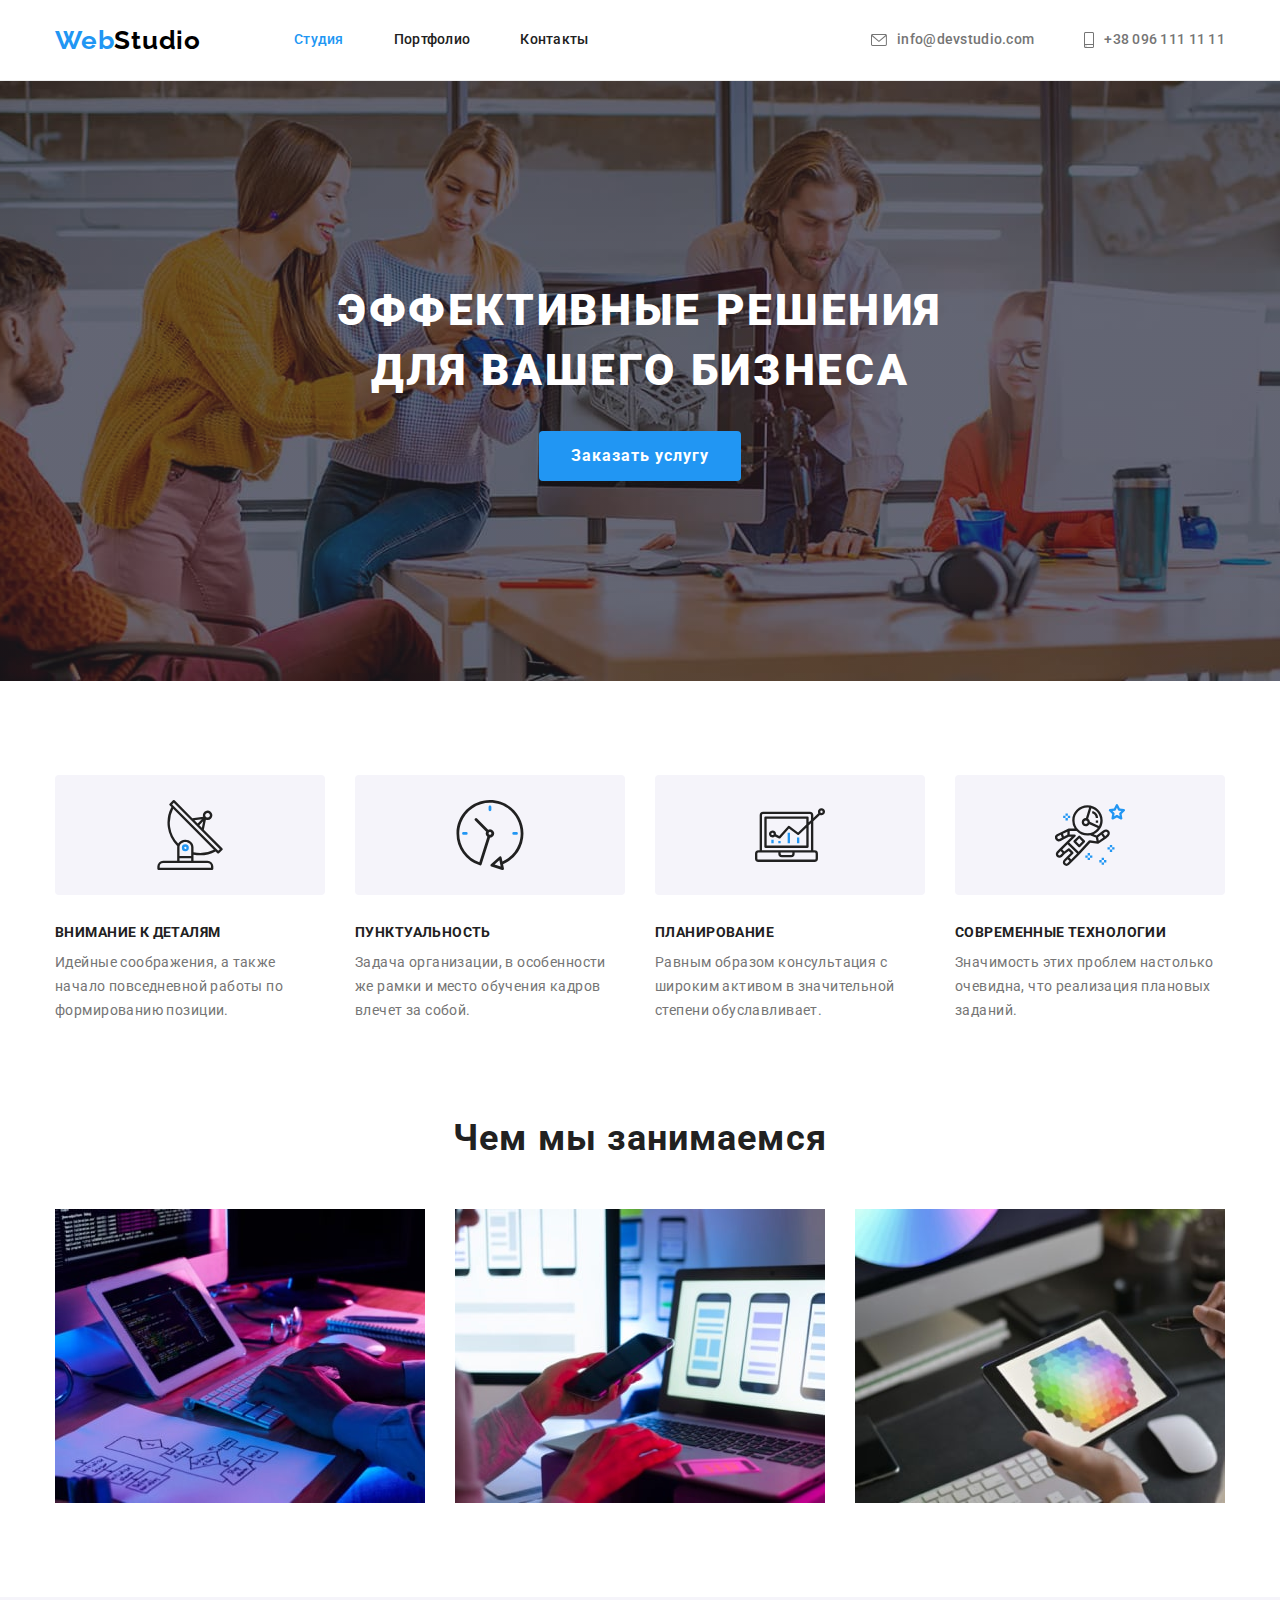
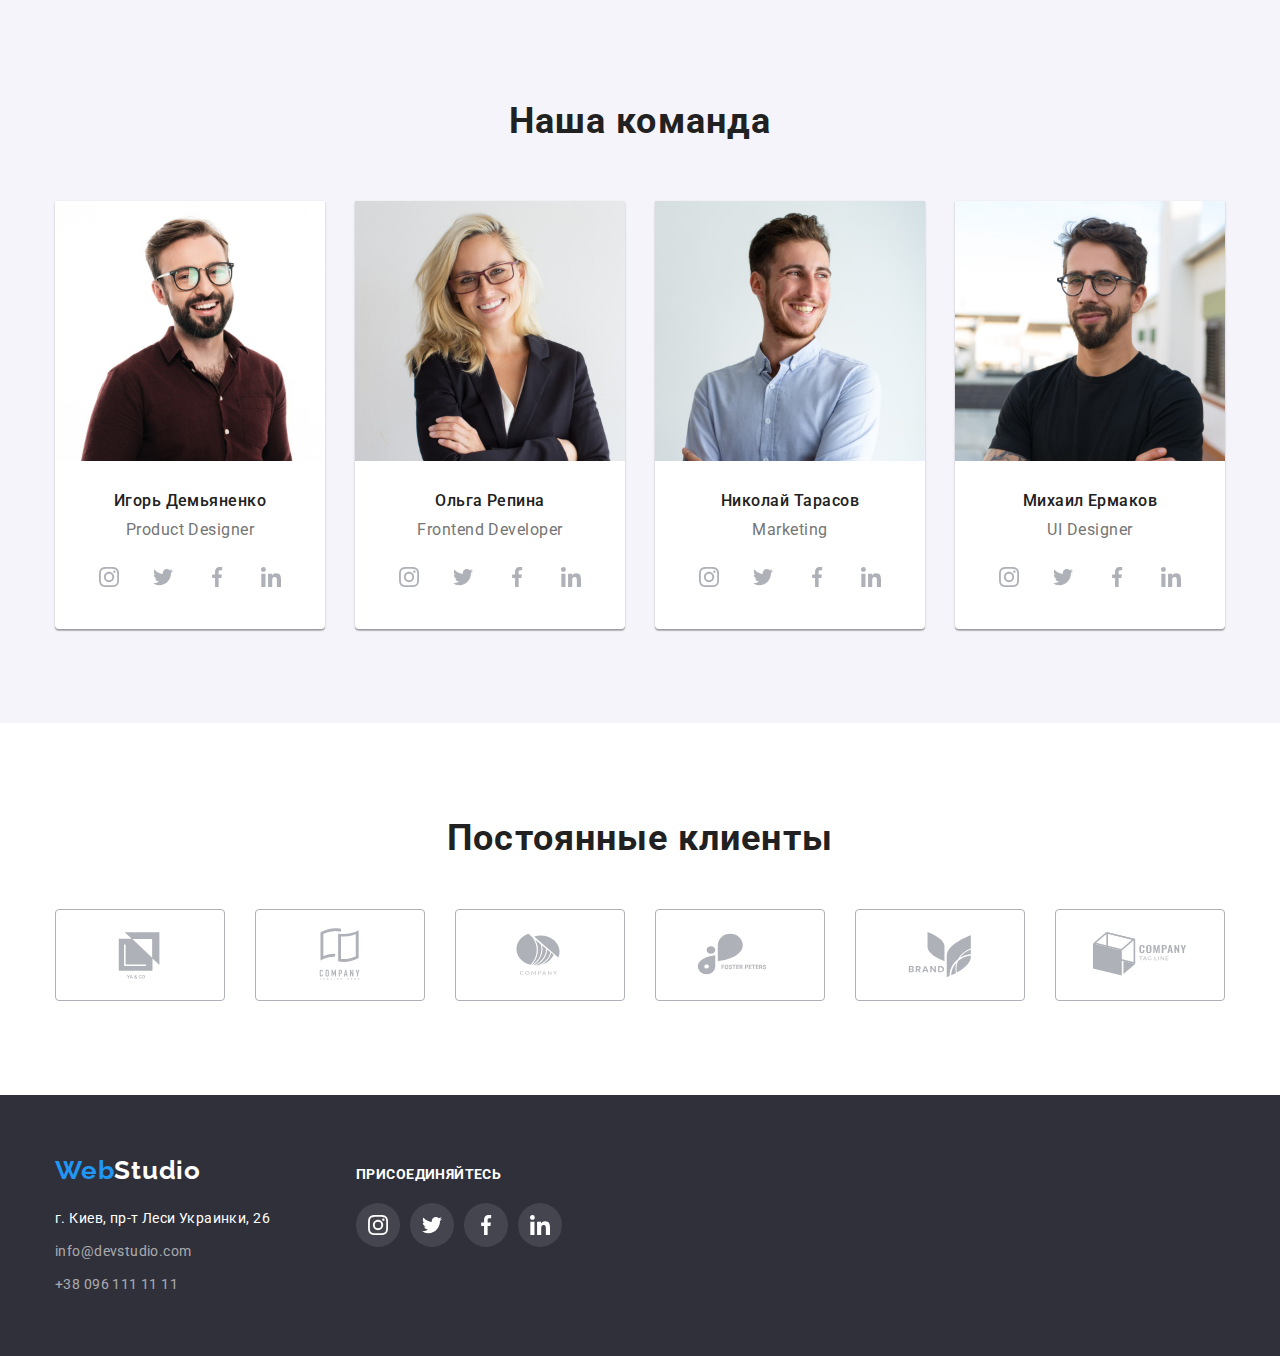
<file: index.html>
<!DOCTYPE html>
<html lang="ru">

<head>
    <meta charset="UTF-8">
    <meta http-equiv="X-UA-Compatible" content="IE=edge">
    <meta name="viewport" content="width=device-width, initial-scale=1.0">
    <title>Document</title>
    <link rel="preconnect" href="https://fonts.googleapis.com">
    <link rel="preconnect" href="https://fonts.gstatic.com" crossorigin>
    <link
        href="https://fonts.googleapis.com/css2?family=Raleway:wght@700&family=Roboto:wght@400;500;700;900&display=swap"
        rel="stylesheet">

    <link rel="stylesheet" href="https://cdn.jsdelivr.net/npm/modern-normalize@1.1.0/modern-normalize.css">
    <link rel="stylesheet" href="./css/styles.css">
</head>

<body>
    <!-- HEADER -->
    <header class="page-header">
        <!-- NAVIGATION -->
        <div class="container main-nav">
            <nav class="nav">
                <a class="logo" href="/"><span class="logo-accent-color">Web</span>Studio</a>
                <ul class="menu">
                    <li class="item"><a class="link current " href="./index.html">Студия</a></li>
                    <li class="item"><a class="link" href="./portfolio.html" target="_self">Портфолио</a></li>
                    <li class="item"><a class="link" href="">Контакты</a></li>
                </ul>
            </nav>
            <ul class="contact-menu">
                <li class="item">
                    <a class="contact" href="mailto:info@devstudio.com">
                        <svg class="contact-icon" height="12" width="16">
                            <use href="./images/icon.svg#icon-envelope"></use>
                        </svg>
                        info@devstudio.com
                    </a>
                </li>
                <li class="item">
                    <a class="contact" href="tel:+380961111111">
                        <svg class="contact-icon" height="16" width="10">
                            <use href="./images/icon.svg#icon-smartphone"></use>
                        </svg>
                        +38 096 111 11 11
                    </a>
                </li>
            </ul>
        </div>
    </header>
    <!-- HERO -->
    <main>
        <section class="hero">
            <div class="container">
                <h1 class="hero-title">эффективные решения <br> для вашего бизнеса</h1>
                <button class="modal-btn button" type="button">Заказать услугу</button>
            </div>
        </section>
        <!-- OUR BENEFITS -->
        <section class="section">
            <div class="container">
                <h2 class="hiden-title">Наши преимущества</h2>
                <ul class="benefits-list">
                    <li class="benefits-item">
                        <div class="benefits">
                            <svg class="benefites-icon" wight="70" height="70">
                                <use href="./images/icon.svg#icon-antenna">_</use>
                            </svg>
                        </div>
                        <h3 class="benefits-title">Внимание к деталям</h3>
                        <p class="benefits-text">Идейные соображения, а также начало повседневной работы по
                            формированию
                            позиции.</p>
                    </li>
                    <li class="benefits-item">
                        <div class="benefits">
                            <svg class="benefites-icon" wight="70" height="70">
                                <use href="./images/icon.svg#icon-clock">_</use>
                            </svg>
                        </div>
                        <h3 class="benefits-title">Пунктуальность</h3>
                        <p class="benefits-text">Задача организации, в особенности же рамки и место обучения кадров
                            влечет
                            за собой.</p>
                    </li>
                    <li class="benefits-item">
                        <div class="benefits">
                            <svg class="benefites-icon" wight="70" height="70">
                                <use href="./images/icon.svg#icon-diagram">_</use>
                            </svg>
                        </div>
                        <h3 class="benefits-title">Планирование</h3>
                        <p class="benefits-text">Равным образом консультация с широким активом в значительной степени
                            обуславливает.</p>
                    </li>
                    <li class="benefits-item">
                        <div class="benefits">
                            <svg class="benefites-icon" wight="70" height="70">
                                <use href="./images/icon.svg#icon-astronaut">_</use>
                            </svg>
                        </div>
                        <h3 class="benefits-title">Современные технологии</h3>
                        <p class="benefits-text">Значимость этих проблем настолько очевидна, что реализация плановых
                            заданий.</p>
                    </li>
                </ul>
            </div>
        </section>
        <!-- WHAT ARE WE DOING -->
        <section class="section doing">
            <div class="container">
                <h2 class="medium-title doing">Чем мы занимаемся</h2>
                <ul class="doing-list">
                    <li class="item">
                        <img src="./images/box1-min.jpg" alt="Создаем сайты с нуля" height="294" width="370">
                    </li>
                    <li class="item">
                        <img src="./images/box2-min.jpg" alt="Адаптируем сайты для мобильных устройств" height="294"
                            width="370">
                    </li>
                    <li class="item">
                        <img src=" ./images/box3-min.jpg" alt="Разрабатываем современный дизайн" height="294"
                            width="370">
                    </li>
                </ul>
            </div>
        </section>
        <!-- OUR_TEAM -->
        <section class="section team">
            <div class="container">
                <h2 class="medium-title team">Наша команда</h2>
                <ul class="team-list">
                    <li class="team-item">
                        <img class="team-img" src="./images/employees/employees1.jpg" alt="Игорь Демьяненко"
                            height="260" width="270">
                        <div class="team-card-info">
                            <h3 class="team-name">Игорь Демьяненко</h3>
                            <p class="team-text" lang="en">Product Designer</p>
                            <ul class="social-list list">
                                <li class="social-item">
                                    <a href="" class="social-link">
                                        <svg class="social-icon" width="20" height="20">
                                            <use href="./images/icon.svg#icon-instagram"></use>
                                        </svg>
                                    </a>
                                </li>
                                <li class="social-item">
                                    <a href="" class="social-link">
                                        <svg class="social-icon" width="20" height="20">
                                            <use href="./images/icon.svg#icon-twitter"></use>
                                        </svg>
                                    </a>
                                </li>
                                <li class="social-item">
                                    <a href="" class="social-link">
                                        <svg class="social-icon" width="20" height="20">
                                            <use href="./images/icon.svg#icon-facebook"></use>
                                        </svg>
                                    </a>
                                </li>
                                <li class="social-item">
                                    <a href="" class="social-link">
                                        <svg class="social-icon" width="20" height="20">
                                            <use href="./images/icon.svg#icon-linkedin"></use>
                                        </svg>
                                    </a>
                                </li>
                            </ul>
                        </div>
                    </li>
                    <li class="team-item">
                        <img class="team-img" src="./images/employees/employees2.jpg" alt="Ольга Репина" height="260"
                            width="270">
                        <div class="team-card-info">
                            <h3 class="team-name">Ольга Репина</h3>
                            <p class="team-text" lang="en">Frontend Developer</p>
                            <ul class="social-list list">
                                <li class="social-item">
                                    <a href="" class="social-link">
                                        <svg class="social-icon" width="20" height="20">
                                            <use href="./images/icon.svg#icon-instagram"></use>
                                        </svg>
                                    </a>
                                </li>
                                <li class="social-item">
                                    <a href="" class="social-link">
                                        <svg class="social-icon" width="20" height="20">
                                            <use href="./images/icon.svg#icon-twitter"></use>
                                        </svg>
                                    </a>
                                </li>
                                <li class="social-item">
                                    <a href="" class="social-link">
                                        <svg class="social-icon" width="20" height="20">
                                            <use href="./images/icon.svg#icon-facebook"></use>
                                        </svg>
                                    </a>
                                </li>
                                <li class="social-item">
                                    <a href="" class="social-link">
                                        <svg class="social-icon" width="20" height="20">
                                            <use href="./images/icon.svg#icon-linkedin"></use>
                                        </svg>
                                    </a>
                                </li>
                            </ul>
                        </div>
                    </li>
                    <li class="team-item">
                        <img class="team-img" src="./images/employees/employees3.jpg" alt="Николай Тарасов" height="260"
                            width="270">
                        <div class="team-card-info">
                            <h3 class="team-name">Николай Тарасов</h3>
                            <p class="team-text" lang="en">Marketing</p>
                            <ul class="social-list list">
                                <li class="social-item">
                                    <a href="" class="social-link">
                                        <svg class="social-icon" width="20" height="20">
                                            <use href="./images/icon.svg#icon-instagram"></use>
                                        </svg>
                                    </a>
                                </li>
                                <li class="social-item">
                                    <a href="" class="social-link">
                                        <svg class="social-icon" width="20" height="20">
                                            <use href="./images/icon.svg#icon-twitter"></use>
                                        </svg>
                                    </a>
                                </li>
                                <li class="social-item">
                                    <a href="" class="social-link">
                                        <svg class="social-icon" width="20" height="20">
                                            <use href="./images/icon.svg#icon-facebook"></use>
                                        </svg>
                                    </a>
                                </li>
                                <li class="social-item">
                                    <a href="" class="social-link">
                                        <svg class="social-icon" width="20" height="20">
                                            <use href="./images/icon.svg#icon-linkedin"></use>
                                        </svg>
                                    </a>
                                </li>
                            </ul>
                        </div>
                    </li>
                    <li class="team-item">
                        <img class="team-img" src="./images/employees/employees4.jpg" alt="Михаил Ермаков" height="260"
                            width="270">
                        <div class="team-card-info">
                            <h3 class="team-name">Михаил Ермаков</h3>
                            <p class="team-text" lang="en">UI Designer</p>
                            <ul class="social-list list">
                                <li class="social-item">
                                    <a href="" class="social-link">
                                        <svg class="social-icon" width="20" height="20">
                                            <use href="./images/icon.svg#icon-instagram"></use>
                                        </svg>
                                    </a>
                                </li>
                                <li class="social-item">
                                    <a href="" class="social-link">
                                        <svg class="social-icon" width="20" height="20">
                                            <use href="./images/icon.svg#icon-twitter"></use>
                                        </svg>
                                    </a>
                                </li>
                                <li class="social-item">
                                    <a href="" class="social-link">
                                        <svg class="social-icon" width="20" height="20">
                                            <use href="./images/icon.svg#icon-facebook"></use>
                                        </svg>
                                    </a>
                                </li>
                                <li class="social-item">
                                    <a href="" class="social-link">
                                        <svg class="social-icon" width="20" height="20">
                                            <use href="./images/icon.svg#icon-linkedin"></use>
                                        </svg>
                                    </a>
                                </li>
                            </ul>
                        </div>
                    </li>

                </ul>
            </div>
        </section>
        <section class="section">
            <div class="container">
                <h2 class="client-title client">Постоянные клиенты</h2>
                <ul class="client-list list">
                    <li class="client-item">
                        <a href="" class="client-link">
                            <svg class="client-icon" width="106" height="60">
                                <use href="./images/icon.svg#icon-logo"></use>
                            </svg>
                        </a>
                    </li>
                    <li class="client-item">
                        <a href="" class="client-link">
                            <svg class="client-icon" width="106" height="60">
                                <use href="./images/icon.svg#icon-logo-1"></use>
                            </svg>
                        </a>
                    </li>
                    <li class="client-item">
                        <a href="" class="client-link">
                            <svg class="client-icon" width="106" height="60">
                                <use href="./images/icon.svg#icon-logo-2"></use>
                            </svg>
                        </a>
                    </li>
                    <li class="client-item">
                        <a href="" class="client-link">
                            <svg class="client-icon" width="106" height="60">
                                <use href="./images/icon.svg#icon-logo-3"></use>
                            </svg>
                        </a>
                    </li>
                    <li class="client-item">
                        <a href="" class="client-link">
                            <svg class="client-icon" width="106" height="60">
                                <use href="./images/icon.svg#icon-logo-4"></use>
                            </svg>
                        </a>
                    </li>
                    <li class="client-item">
                        <a href="" class="client-link">
                            <svg class="client-icon" width="106" height="60">
                                <use href="./images/icon.svg#icon-logo-5"></use>
                            </svg>
                        </a>
                    </li>
                </ul>
            </div>
        </section>
    </main>
    <!-- FOTTER -->
    <footer class="footer">
        <div class="container footer-container">
            <div class="address-container">
                <a class="logo " href="/"><span class="logo-accent-color">Web</span>Studio</a>
                <address class="address">
                    <ul>
                        <li class="address-item">
                            <a class="address-map " href="https://goo.gl/maps/aTcCXjE4qX92qrxGA">г.
                                Киев, пр-т Леси Украинки, 26
                            </a>
                        </li>
                        <li class="address-item">
                            <a class="address " href="mailto:info@devstudio.com">info@devstudio.com</a>
                        </li>
                        <li class="address-item">
                            <a class="address " href="tel:+380961111111">+38 096 111 11 11</a>
                        </li>
                    </ul>
                </address>
            </div>
            <div class="footter-social">
                <p class="footter-social-text">присоединяйтесь</p>
                <ul class="social-list list">
                    <li class="social-item">
                        <a href="" class="social-link footter-link">
                            <svg class="social-icon" width="20" height="20">
                                <use href="./images/icon.svg#icon-instagram"></use>
                            </svg>
                        </a>
                    </li>
                    <li class="social-item">
                        <a href="" class="social-link footter-link">
                            <svg class="social-icon" width="20" height="20">
                                <use href="./images/icon.svg#icon-twitter"></use>
                            </svg>
                        </a>
                    </li>
                    <li class="social-item">
                        <a href="" class="social-link footter-link">
                            <svg class="social-icon" width="20" height="20">
                                <use href="./images/icon.svg#icon-facebook"></use>
                            </svg>
                        </a>
                    </li>
                    <li class="social-item">
                        <a href="" class="social-link footter-link">
                            <svg class="social-icon" width="20" height="20">
                                <use href="./images/icon.svg#icon-linkedin"></use>
                            </svg>
                        </a>
                    </li>
                </ul>
            </div>
        </div>
    </footer>
</body>

</html>
</file>
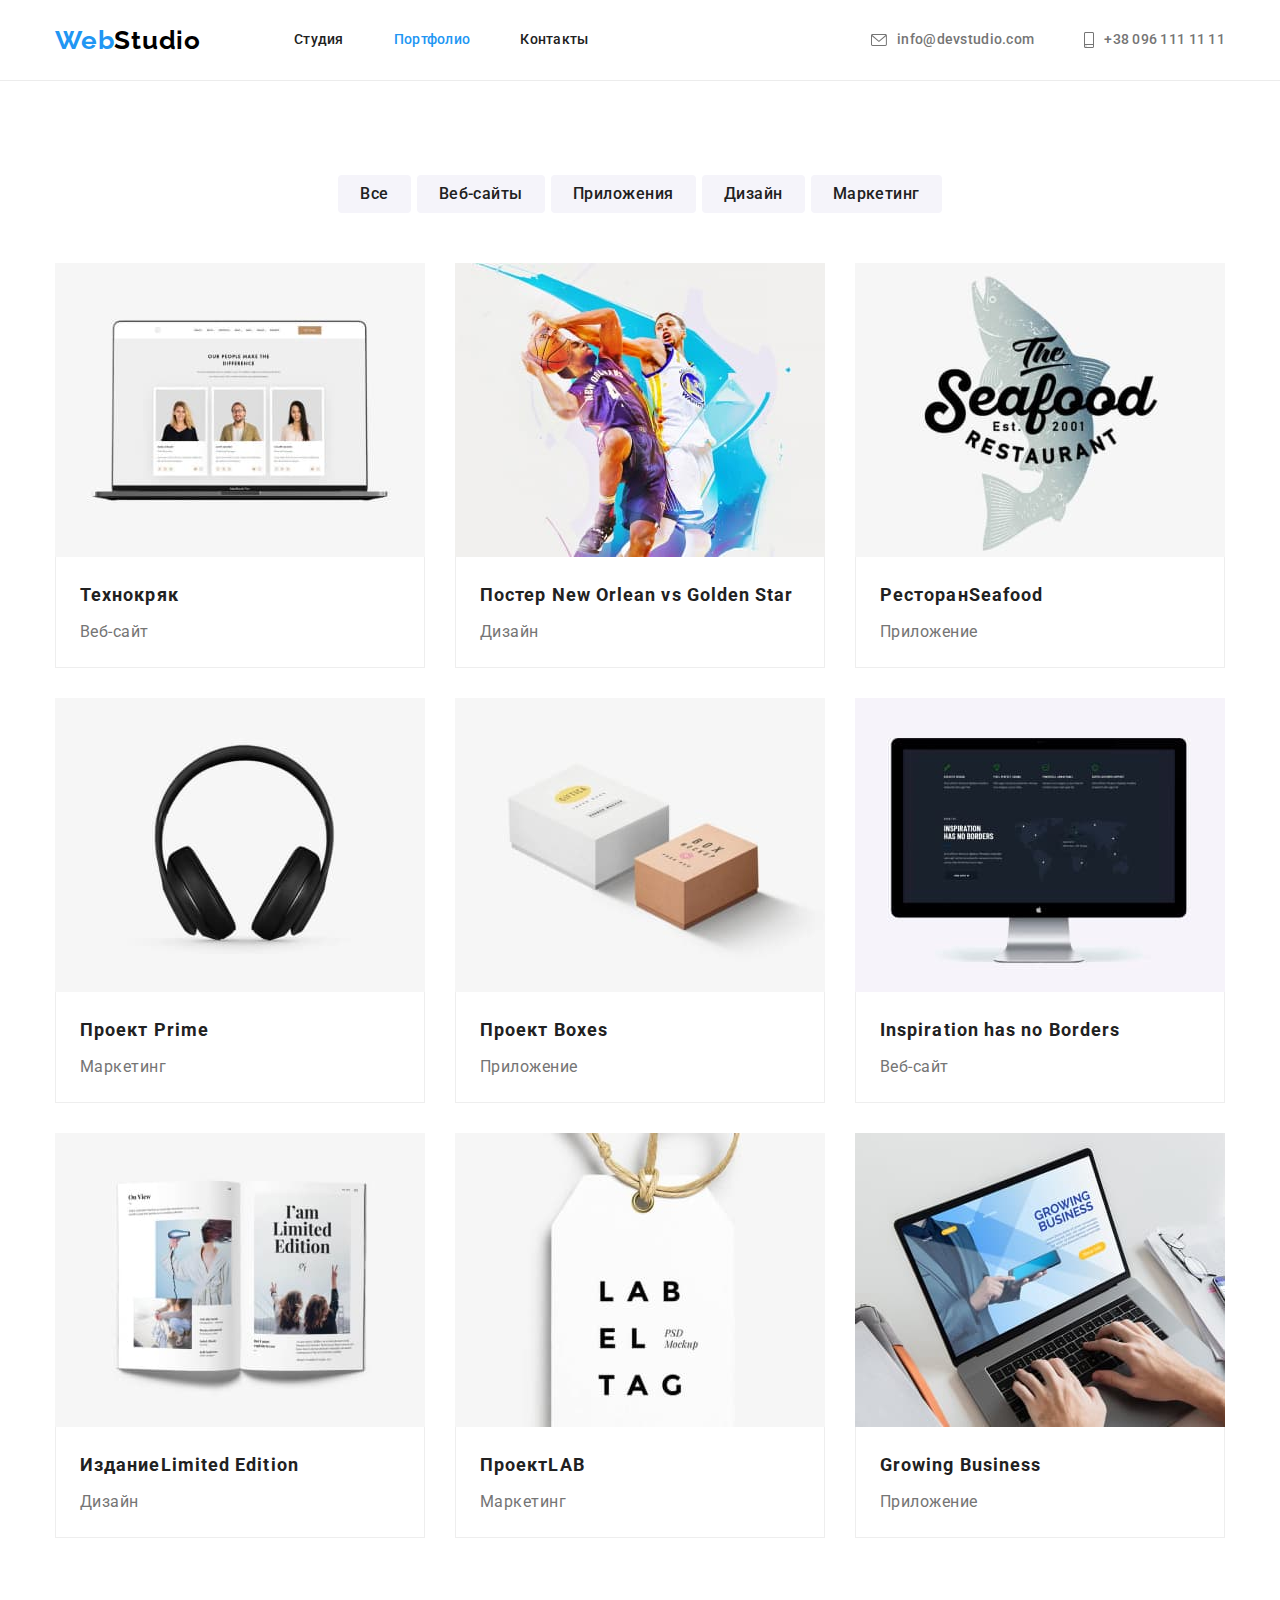
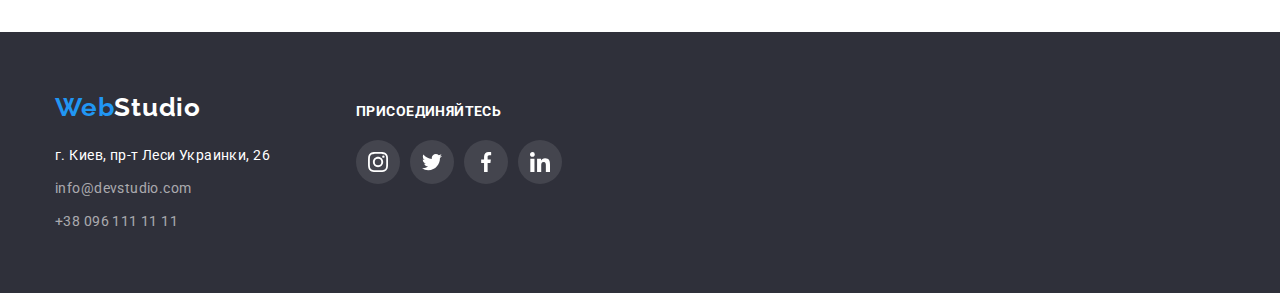
<file: portfolio.html>
<!DOCTYPE html>
<html lang="ru">

<head>
    <meta charset="UTF-8">
    <meta http-equiv="X-UA-Compatible" content="IE=edge">
    <meta name="viewport" content="width=device-width, initial-scale=1.0">
    <title>Document</title>
    <link rel="preconnect" href="https://fonts.googleapis.com">
    <link rel="preconnect" href="https://fonts.gstatic.com" crossorigin>
    <link
        href="https://fonts.googleapis.com/css2?family=Raleway:wght@700&family=Roboto:wght@400;500;700;900&display=swap"
        rel="stylesheet">
    <link rel="stylesheet" href="https://cdn.jsdelivr.net/npm/modern-normalize@1.1.0/modern-normalize.css">
    <link rel="stylesheet" href="./css/styles.css">
</head>

<body>
    <!-- HEADER -->
    <header class="page-header">
        <!-- NAVIGATION -->
        <div class="container main-nav">
            <nav class="nav">
                <a class="logo" href="/"><span class="logo-accent-color">Web</span>Studio</a>
                <ul class="menu">
                    <li class="item"><a class="link" href="./index.html">Студия</a></li>
                    <li class="item"><a class="link current" href="./portfolio.html" target="_self">Портфолио</a></li>
                    <li class="item"><a class="link" href="">Контакты</a></li>
                </ul>
            </nav>
            <ul class="contact-menu">
                <li class="item">
                    <a class="contact" href="mailto:info@devstudio.com">
                        <svg class="contact-icon" height="12px" width="16px">
                            <use href="./images/icon.svg#icon-envelope"></use>
                        </svg>
                        info@devstudio.com
                    </a>
                </li>
                <li class="item">
                    <a class="contact" href="tel:+380961111111">
                        <svg class="contact-icon" height="16px" width="10px">
                            <use href="./images/icon.svg#icon-smartphone"></use>
                        </svg>
                        +38 096 111 11 11
                    </a>
                </li>
            </ul>
        </div>
    </header>
    <main>
        <!-- PORTFOLIO -->
        <!-- FILTER -->
        <section class="section">
            <div class="container">
                <h1 class="hiden-title">Портфолио</h1>
                <ul class="filter-list">
                    <li class="btn-item"><button class="filter-btn" type="button">Все</button></li>
                    <li class="btn-item"><button class="filter-btn" type="button">Веб-сайты</button></li>
                    <li class="btn-item"><button class="filter-btn" type="button">Приложения</button></li>
                    <li class="btn-item"><button class="filter-btn" type="button">Дизайн</button></li>
                    <li class="btn-item"><button class="filter-btn" type="button">Маркетинг</button></li>
                </ul>
                <ul class="portfolio-list">
                    <li class="portfolio-item">
                        <a href="" class="portfolio-item-link">
                            <img class="img" src="./images/portfolio/portfolio-1.jpg" alt="Пример сайта" height="294"
                                width="370">
                            <div class="portfolio-item-info">
                                <h2 class="portfolio-title">Технокряк</h2>
                                <p class="portfolio-text">Веб-сайт</p>
                            </div>
                        </a>
                    </li>
                    <li class="portfolio-item">
                        <a href="" class="portfolio-item-link">
                            <img class="img" src="images/portfolio/portfolio-2.jpg" alt="Постер с баскетболистами"
                                height="294" width="370">
                            <div class="portfolio-item-info">
                                <h2 class="portfolio-title">Постер <span lang="en">New Orlean vs Golden Star</span></h2>
                                <p class="portfolio-text">Дизайн</p>
                            </div>
                        </a>
                    </li>
                    <li class="portfolio-item">
                        <a href="" class="portfolio-item-link">
                            <img class="img" src="./images/portfolio/portfolio-3.jpg" alt="Вывеска ресторана"
                                height="294" width="370">
                            <div class="portfolio-item-info">
                                <h2 class="portfolio-title">Ресторан<span lang="en">Seafood</span></h2>
                                <p class="portfolio-text">Приложение</p>
                            </div>
                        </a>
                    </li>
                    <li class="portfolio-item">
                        <a href="" class="portfolio-item-link">
                            <img class="img" src="./images/portfolio/portfolio-4.jpg" alt="Наушники" height="294"
                                width="370">
                            <div class="portfolio-item-info">
                                <h2 class="portfolio-title">Проект <span lang="en">Prime</span></h2>
                                <p class="portfolio-text">Маркетинг</p>
                            </div>
                        </a>
                    </li>
                    <li class="portfolio-item">
                        <a href="" class="portfolio-item-link">
                            <img class="img" src="./images/portfolio/portfolio-5.jpg" alt="Две коробки" height="294"
                                width="370">
                            <div class="portfolio-item-info">
                                <h2 class="portfolio-title">Проект <span lang="en">Boxes</span></h2>
                                <p class="portfolio-text">Приложение</p>
                            </div>
                        </a>
                    </li>
                    <li class="portfolio-item">
                        <a href="" class="portfolio-item-link">
                            <img class="img" src="./images/portfolio/portfolio-6.jpg" alt="Монитор" height="294"
                                width="370">
                            <div class="portfolio-item-info">
                                <h2 class="portfolio-title" lang="en">Inspiration has no Borders</h2>
                                <p class="portfolio-text">Веб-сайт</p>
                            </div>
                        </a>
                    </li>
                    <li class="portfolio-item">
                        <a href="" class="portfolio-item-link">
                            <img class="img" src="./images/portfolio/portfolio-7.jpg" alt="Журнал" height="294"
                                width="370">
                            <div class="portfolio-item-info">
                                <h2 class="portfolio-title">Издание<span lang="en">Limited Edition</span></h2>
                                <p class="portfolio-text">Дизайн</p>
                            </div>
                        </a>
                    </li>
                    <li class="portfolio-item">
                        <a href="" class="portfolio-item-link">
                            <img class="img" src="./images/portfolio/portfolio-8.jpg" alt="Ярлык" height="294"
                                width="370">
                            <div class="portfolio-item-info">
                                <h2 class="portfolio-title">Проект<span lang="en">LAB</span></h2>
                                <p class="portfolio-text">Маркетинг</p>
                            </div>
                        </a>
                    </li>
                    <li class="portfolio-item">
                        <a href="" class="portfolio-item-link">
                            <img class="img" src="./images/portfolio/portfolio-9.jpg" alt="Ладони и ноутбук"
                                height="294" width="370">
                            <div class="portfolio-item-info">
                                <h2 class="portfolio-title" lang="en">Growing Business</h2>
                                <p class="portfolio-text">Приложение</p>
                            </div>
                        </a>
                    </li>
                </ul>
            </div>
        </section>
    </main>
    <!-- FOTTER -->
    <footer class="footer">
        <div class="container footer-container">
            <div class="address-container">
                <a class="logo " href="/"><span class="logo-accent-color">Web</span>Studio</a>
                <address class="address">
                    <ul>
                        <li class="address-item">
                            <a class="address-map " href="https://goo.gl/maps/aTcCXjE4qX92qrxGA">г.
                                Киев, пр-т Леси Украинки, 26
                            </a>
                        </li>
                        <li class="address-item">
                            <a class="address " href="mailto:info@devstudio.com">info@devstudio.com</a>
                        </li>
                        <li class="address-item">
                            <a class="address " href="tel:+380961111111">+38 096 111 11 11</a>
                        </li>
                    </ul>
                </address>
            </div>
            <div class="footter-social">
                <p class="footter-social-text">присоединяйтесь</p>
                <ul class="social-list list">
                    <li class="social-item">
                        <a href="" class="social-link footter-link">
                            <svg class="social-icon" width="20" height="20">
                                <use href="./images/icon.svg#icon-instagram"></use>
                            </svg>
                        </a>
                    </li>
                    <li class="social-item">
                        <a href="" class="social-link footter-link">
                            <svg class="social-icon" width="20" height="20">
                                <use href="./images/icon.svg#icon-twitter"></use>
                            </svg>
                        </a>
                    </li>
                    <li class="social-item">
                        <a href="" class="social-link footter-link">
                            <svg class="social-icon" width="20" height="20">
                                <use href="./images/icon.svg#icon-facebook"></use>
                            </svg>
                        </a>
                    </li>
                    <li class="social-item">
                        <a href="" class="social-link footter-link">
                            <svg class="social-icon" width="20" height="20">
                                <use href="./images/icon.svg#icon-linkedin"></use>
                            </svg>
                        </a>
                    </li>
                </ul>
            </div>
        </div>
    </footer>
</body>

</html>
</file>
<file: css/styles.css>
:root {
  --primary-fonf: 'Roboto', sans-serif;
  --secodary-font: 'Raleway', sans-serif;
  --secondary-background-color: #f5f4fa;
  --fotter-background-color: #2f303a;
  --primary-font-color: #757575;
  --primary-icon-color: #afb1b8;
  --secondary-font-color: #212121;
  --third-font-color: #ffffff;
  --accent-color: #2196f3;
  --accent-cokor-second: #188ce8;
  --logo-color: #000000;
  --logo-color-second: #ffffff;
  --background-filter-btn-color: #f5f4fa;
  --fotter-font-color: rgba(255, 255, 255, 0.6);
  --font-size-priority-14: 14px;
  --front-size-secondary-16: 16px;
  --line-height-priority: 1.14;
  --letter-spacing-priority: 0.03em;
}

body {
  font-family: var(--primary-fonf);
  color: var(--primary-font-color);
}

img {
  display: block;
  max-width: 100%;
  height: auto;
}

ul {
  margin: 0;
  padding: 0;
  list-style: none;
}

a {
  text-decoration: none;
}

h1,
h2,
h3,
p {
  margin: 0;
}

.container {
  margin: 0 auto;
  padding: 0 15px;
  width: 1200px;
}

.section {
  padding-top: 94px;
  padding-bottom: 94px;
}

.features-item {
  background-color: antiquewhite;
}

.medium-title {
  color: var(--secondary-font-color);

  font-size: 36px;
  line-height: 1.67;
  text-align: center;
  letter-spacing: var(--letter-spacing-priority);
}

/* ------------------HEADER----------------------- */

.page-header {
  border-bottom: 1px solid #ececec;

  font-weight: 500;
  font-size: var(--font-size-priority-14);
  line-height: var(--line-height-priority);
  letter-spacing: 0.02em;
}

.main-nav {
  display: flex;
  align-items: center;
  justify-content: space-between;
}

.nav {
  display: flex;
  align-items: center;
}

.logo {
  color: var(--logo-color);

  font-family: var(--secodary-font);
  font-weight: 700;
  font-size: 26px;
  line-height: 1.19;
  letter-spacing: var(--letter-spacing-priority);
}

.nav .logo {
  margin-right: 93px;
}

.logo-accent-color {
  color: var(--accent-color);
}

.menu {
  display: flex;
}

.menu .item:not(:last-child) {
  margin-right: 50px;
}

.contact-menu {
  display: flex;
}

.menu .link {
  display: block;
  padding-top: 32px;
  padding-bottom: 32px;

  color: var(--secondary-font-color);
}

.menu .link:hover,
.menu .link:focus {
  color: var(--accent-color);
}

.menu .link.current {
  color: var(--accent-color);
}

.contact-menu .item:not(:last-child) {
  margin-right: 50px;
  height: 12px;
}

.contact {
  display: flex;
  align-items: center;
}

.contact {
  color: var(--primary-font-color);
}

.contact:hover,
.contact:focus {
  color: var(--accent-color);
}

.contact-icon {
  fill: currentColor;
  margin-right: 10px;
}

.hiden-title {
  position: absolute;
  width: 1px;
  height: 1px;
  margin: -1px;
  padding: 0;
  overflow: hidden;
  border: 0;
  clip: rect(0 0 0 0);
}

/* ------- HERO -------*/

.hero {
  text-align: center;
  padding-top: 200px;
  padding-bottom: 200px;
  height: 600px;
  max-width: 1600px;
  margin-left: auto;
  margin-right: auto;

  background-image: linear-gradient(to right, rgba(47, 48, 58, 0.4), rgba(47, 48, 58, 0.4)),
    url(../images/Hero.jpg);
  background-position: center;
  background-repeat: no-repeat;
  background-color: #2f303a;
  background-size: cover;
}

.hero-title {
  margin-bottom: 30px;

  color: var(--third-font-color);

  text-transform: uppercase;
  font-weight: 900;
  font-size: 44px;
  line-height: 1.36;
  letter-spacing: 0.06em;
}

.modal-btn {
  padding-top: 10px;
  padding-right: 32px;
  padding-bottom: 10px;
  padding-left: 32px;
  border-radius: 4px;
  border: 0px;

  font-family: inherit;
  font-style: normal;
}

.modal-btn:hover,
.modal-btn:focus {
  background-color: var(--accent-cokor-second);
}

.button {
  color: var(--third-font-color);
  background-color: var(--accent-color);

  font-weight: 700;
  font-size: var(--front-size-secondary-16);
  line-height: 1.88;
  letter-spacing: 0.06em;

  cursor: pointer;
}

/* --------- OUR BENEFITS --------- */

.benefits-list {
  display: flex;
}

.benefits-item {
  width: 270px;
}

.benefits-item:not(:last-child) {
  margin-right: 30px;
}

.benefits {
  display: flex;
  justify-content: center;
  align-items: center;
  width: 270px;
  height: 120px;
  /* padding-top: 25px;
  padding-bottom: 25px;
  padding-left: 100px;
  padding-right: 100px; */
  margin-bottom: 30px;
  border-radius: 4px;
  background-color: var(--secondary-background-color);
}

.benefites-icon {
  width: 70px;
  height: 70px;
}

.benefits-title {
  margin-bottom: 10px;

  color: var(--secondary-font-color);

  font-size: var(--font-size-priority-14);
  line-height: var(--line-height-priority);
  letter-spacing: var(--letter-spacing-priority);
  text-transform: uppercase;
}

.benefits-text {
  font-size: var(--font-size-priority-14);
  line-height: 1.71;
  letter-spacing: var(--letter-spacing-priority);
}
/* --------- WHAT ARE WE DOING --------- */

.section.doing {
  padding-top: 0;
}

.medium-title.doing {
  margin-bottom: 50px;
  line-height: 1.17;
}

.doing-list {
  display: flex;
}

.doing-list .item:not(:last-child) {
  margin-right: 30px;
}

/* --------- OUR_TEAM --------- */

.section.team {
  background-color: var(--secondary-background-color);
}
.medium-title.team {
  margin-bottom: 50px;
}

.team-list {
  display: flex;
}

.team-item:not(:nth-child(4n)) {
  margin-right: 30px;
}

.team-item {
  background-color: var(--third-font-color);
  box-shadow: 0px 1px 3px rgba(0, 0, 0, 0.12), 0px 1px 1px rgba(0, 0, 0, 0.14),
    0px 2px 1px rgba(0, 0, 0, 0.2);
  border-radius: 0px 0px 4px 4px;
}

.team-card-info {
  padding-top: 30px;
  padding-bottom: 30px;
  /* padding-left: 32px;
  padding-right: 32px; */
}

.team-name {
  margin-bottom: 10px;

  color: var(--secondary-font-color);

  text-align: center;
  font-weight: 500;
  font-size: var(--front-size-secondary-16);
  line-height: 1.19;
  letter-spacing: var(--letter-spacing-priority);
}

.team-text {
  text-align: center;
  margin-bottom: 16px;

  font-size: var(--front-size-secondary-16);
  line-height: 1.19;
  letter-spacing: var(--letter-spacing-priority);
}

.social-list {
  display: flex;
  justify-content: center;
  gap: 10px;
}

.social-item {
  height: 44px;
  width: 44px;
}

.social-link {
  display: flex;
  justify-content: center;
  align-items: center;
  width: 100%;
  height: 100%;

  border: none;
  border-radius: 50%;
}

.social-link:hover,
.social-link:focus {
  background-color: var(--accent-color);
}

.social-icon {
  fill: var(--primary-icon-color);
}

.social-link:hover .social-icon,
.social-link:focus .social-icon {
  fill: var(--logo-color-second);
}

/* ------------ CLIENT ---------------- */

.client {
  margin-bottom: 50px;
}

.client-title {
  color: var(--secondary-font-color);

  line-height: 1.17;
  font-size: 36px;
  text-align: center;
  letter-spacing: var(--letter-spacing-priority);
}

.client-list {
  display: flex;
  justify-content: space-between;
}

.client-item {
  width: 170px;
  height: 92px;
}

.client-link {
  display: flex;
  justify-content: center;
  align-items: center;
  width: 100%;
  height: 100%;
  border: 1px solid var(--primary-icon-color);
  border-radius: 4px;
}

.client-link:hover,
.client-link:focus {
  border: 1px solid var(--accent-color);
}

.client-link:hover .client-icon,
.client-link:focus .client-icon {
  fill: var(--accent-color);
}

.client-icon {
  fill: var(--primary-icon-color);
}

/* ------- FOOTER ------- */

.footer {
  padding-top: 60px;
  padding-bottom: 60px;

  background-color: var(--fotter-background-color);
}

.footer .logo {
  display: inline-block;
  margin-bottom: 20px;

  color: var(--logo-color-second);
}
.address-map {
  color: var(--third-font-color);
}

.address-map:hover,
.address-map:focus {
  color: var(--accent-color);
}

.footer-container {
  display: flex;
  align-items: baseline;
}
.address-container {
  display: inline-block;

  width: 231px;
  margin-right: 70px;
}

.address {
  color: var(--fotter-font-color);

  font-style: normal;
  font-size: var(--font-size-priority-14);
  line-height: 1.72;
  letter-spacing: var(--letter-spacing-priority);
}

.address:hover,
.address:focus {
  color: var(--accent-color);
}

.address-item:not(:last-child) {
  margin-bottom: 9px;
}

.footter-social-text {
  margin-bottom: 20px;
  color: var(--third-font-color);

  font-weight: 700;
  font-size: var(--font-size-priority-14);
  line-height: var(--line-height-priority);
  letter-spacing: var(--letter-spacing-priority);
  text-transform: uppercase;
}

.footter-link {
  background: rgba(255, 255, 255, 0.1);
}

.footter-link .social-icon {
  fill: #ffffff;
}

/* ================== PORTFOLIO ================= */

/* ------------ FILTER ------------ */

.filter-list {
  display: flex;
  justify-content: center;
  margin-bottom: 50px;
}

.filter-btn {
  padding-top: 6px;
  padding-right: 22px;
  padding-bottom: 6px;
  padding-left: 22px;
  border: 0;
  border-radius: 4px;

  color: var(--secondary-font-color);
  background-color: var(--background-filter-btn-color);

  font-family: inherit;
  font-weight: 500;
  font-size: var(--front-size-secondary-16);
  line-height: 1.63;
  text-align: center;
  letter-spacing: var(--letter-spacing-priority);

  cursor: pointer;
}

.btn-item:not(:last-child) {
  margin-right: 6px;
}

.filter-btn:hover,
.filter-btn:focus {
  background-color: var(--accent-color);
  color: var(--third-font-color);

  box-shadow: 0px 3px 1px rgba(0, 0, 0, 0.1), 0px 1px 2px rgba(0, 0, 0, 0.08),
    0px 2px 2px rgba(0, 0, 0, 0.12);
}

/* -------------- PORTFOLIO ------------- */

.portfolio-list {
  display: flex;
  flex-wrap: wrap;
  gap: 30px;
}

.portfolio-item {
  background-color: var(--third-font-color);
  width: 370px;
}

.portfolio-item-link {
  display: block;
  color: var(--primary-font-color);
}

.portfolio-item-link:hover,
.portfolio-item-link:focus {
  box-shadow: 0px 1px 1px rgba(0, 0, 0, 0.12), 0px 4px 4px rgba(0, 0, 0, 0.06),
    1px 4px 6px rgba(0, 0, 0, 0.16);
}

.portfolio-item-info {
  padding-top: 20px;
  padding-bottom: 20px;
  padding-left: 24px;
  padding-right: 24px;
  border-right: 1px solid #eeeeee;
  border-left: 1px solid #eeeeee;
  border-bottom: 1px solid #eeeeee;
}

.portfolio-item .portfolio-title {
  color: var(--secondary-font-color);

  font-size: 18px;
  line-height: 2;
  letter-spacing: 0.06em;
}

.portfolio-title {
  margin-bottom: 4px;
}

.portfolio-text {
  font-size: var(--front-size-secondary-16);
  line-height: 1.88;
  letter-spacing: var(--letter-spacing-priority);
}
</file>
